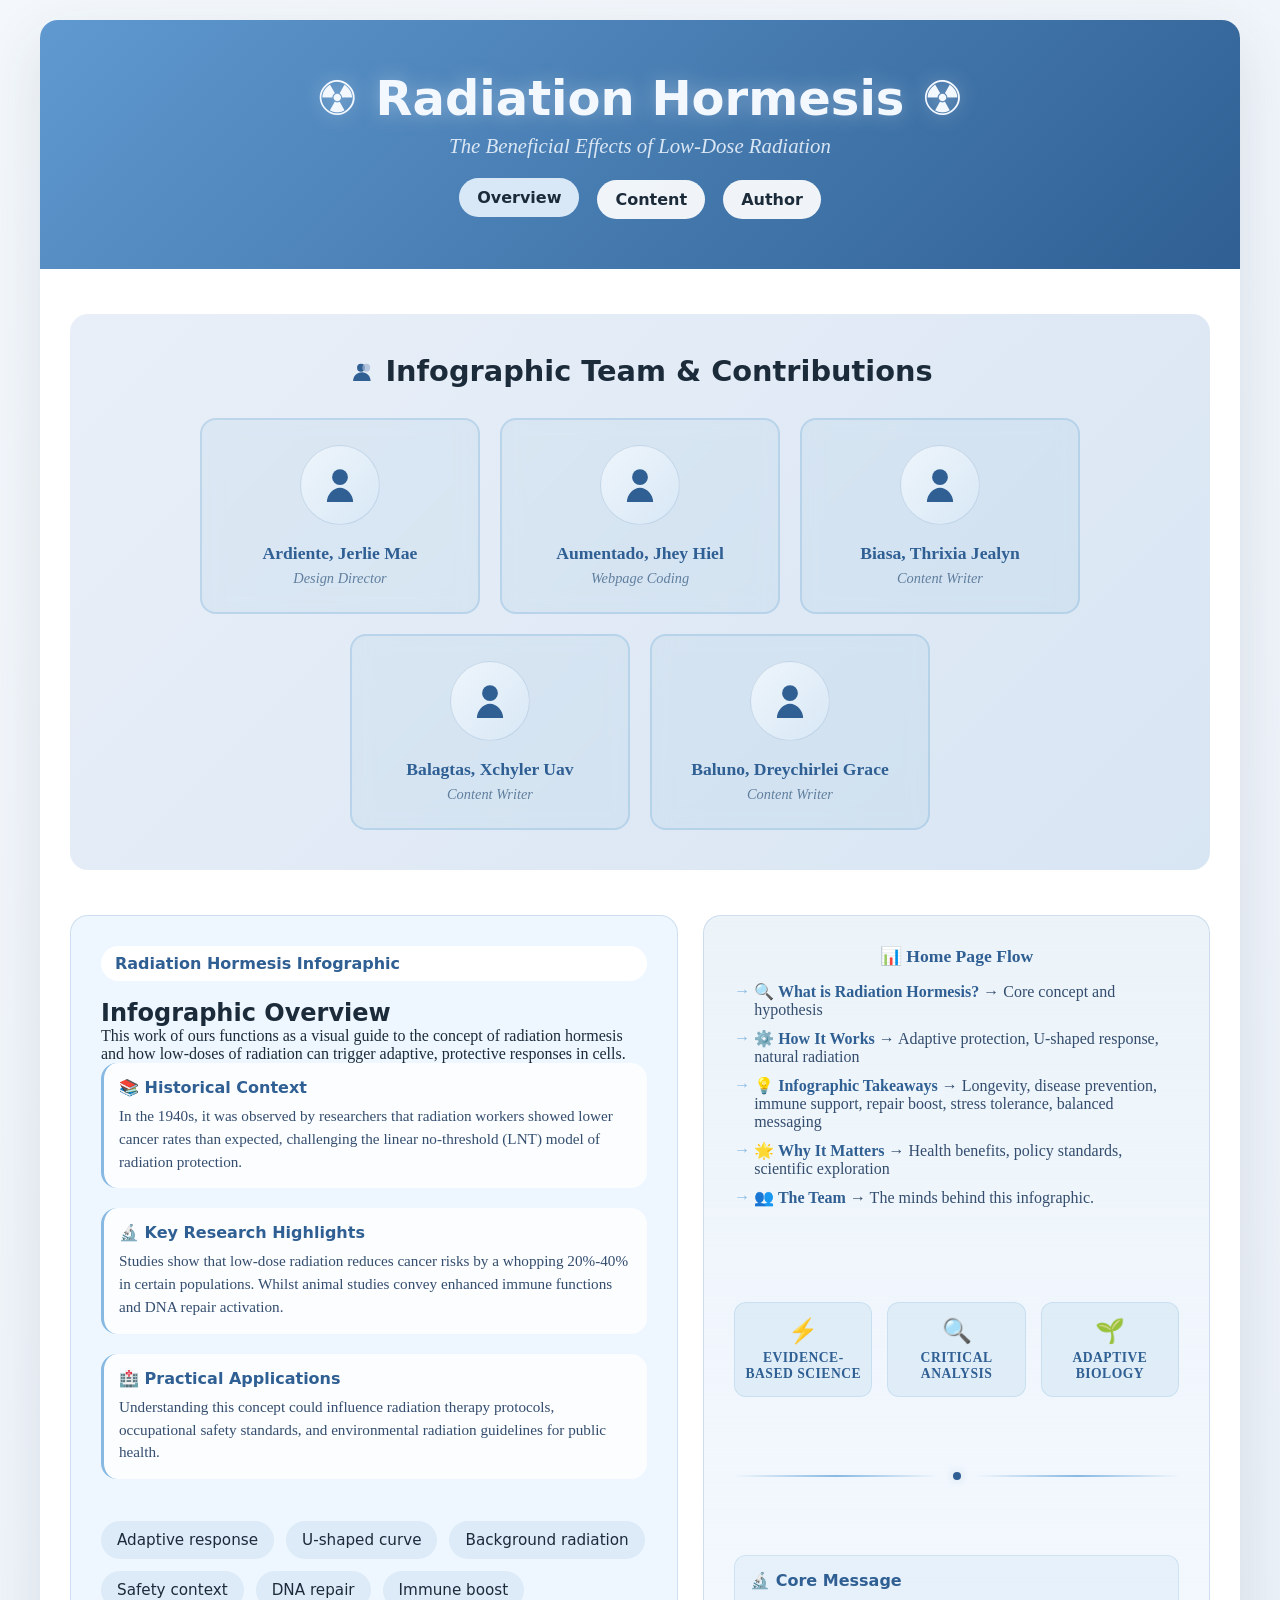
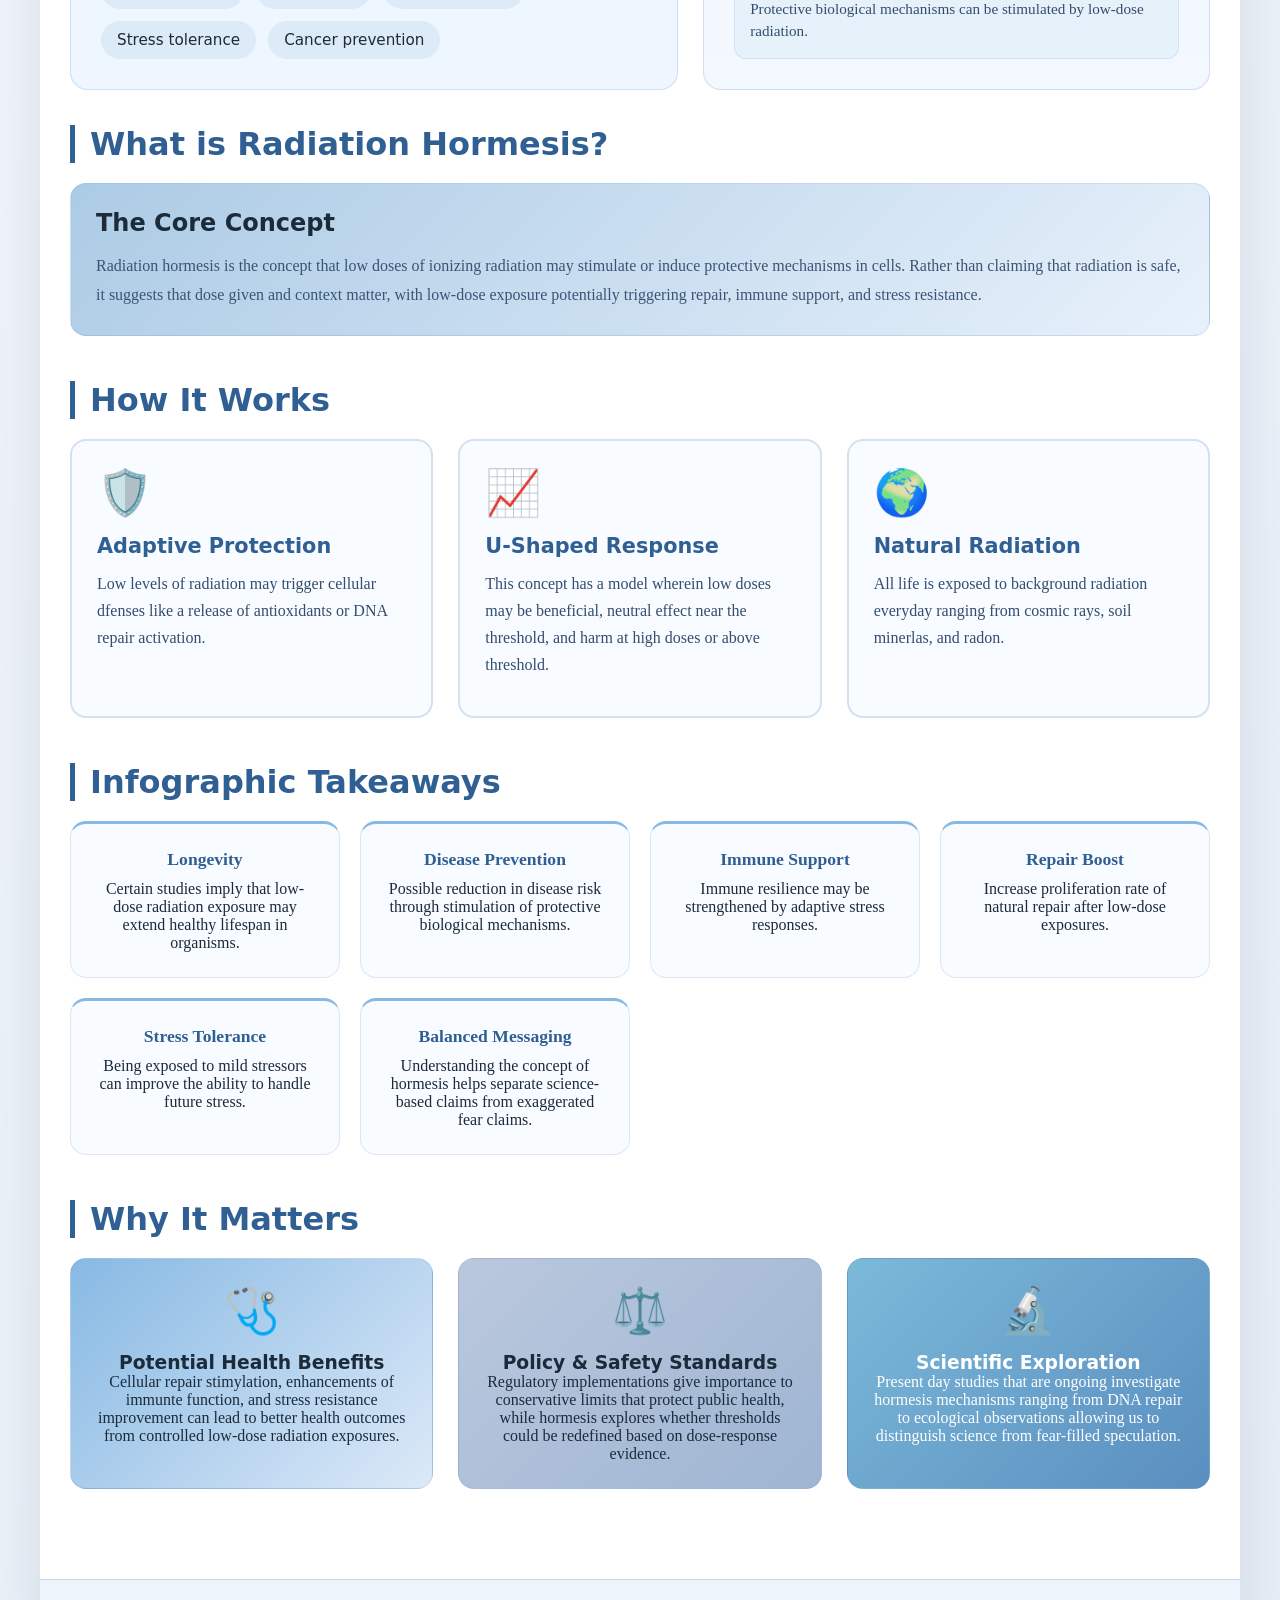
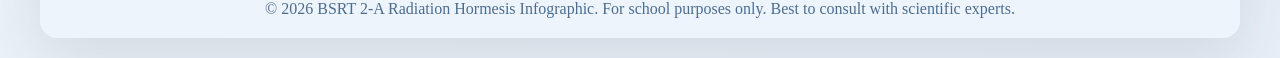
<file: index.html>
<!DOCTYPE html>
<html lang="en">
<head>
    <meta charset="UTF-8">
    <meta name="viewport" content="width=device-width, initial-scale=1.0">
    <title>Radiation Hormesis - Overview</title>
    <link rel="stylesheet" href="style.css">
</head>
<body>
    <div class="container">
        <div class="header">
            <h1>☢️ Radiation Hormesis ☢️</h1>
            <p>The Beneficial Effects of Low-Dose Radiation</p>
            <nav class="main-nav">
                <a href="index.html" class="active">Overview</a>
                <a href="content.html">Content</a>
                <a href="about.html">Author</a>
            </nav>
        </div>

        <div class="content">
            <div class="section members-section">
                <h2>Infographic Team & Contributions</h2>
                <div class="members-grid">
                    <div class="member-row">
                        <div class="member-card">
                            <div class="member-avatar"></div>
                            <div class="member-name">Ardiente, Jerlie Mae</div>
                            <div class="member-role">Design Director</div>
                        </div>
                        <div class="member-card">
                            <div class="member-avatar"></div>
                            <div class="member-name">Aumentado, Jhey Hiel</div>
                            <div class="member-role">Webpage Coding</div>
                        </div>
                        <div class="member-card">
                            <div class="member-avatar"></div>
                            <div class="member-name">Biasa, Thrixia Jealyn</div>
                            <div class="member-role">Content Writer</div>
                        </div>
                    </div>
                    <div class="member-row member-row--centered">
                        <div class="member-card">
                            <div class="member-avatar"></div>
                            <div class="member-name">Balagtas, Xchyler Uav</div>
                            <div class="member-role">Content Writer</div>
                        </div>
                        <div class="member-card">
                            <div class="member-avatar"></div>
                            <div class="member-name">Baluno, Dreychirlei Grace</div>
                            <div class="member-role">Content Writer</div>
                        </div>
                    </div>
                </div>
            </div>
            <div class="hero-grid">
                <div class="hero-card">
                    <span class="hero-badge">Radiation Hormesis Infographic</span>
                    <h2>Infographic Overview</h2>
                    <p>This work of ours functions as a visual guide to the concept of radiation hormesis and how low-doses of radiation can trigger adaptive, protective responses in cells.</p>
                    
                    <div class="overview-section">
                        <h4>📚 Historical Context</h4>
                        <p>In the 1940s, it was observed by researchers that radiation workers showed lower cancer rates than expected, challenging the linear no-threshold (LNT) model of radiation protection.</p>
                    </div>
                    
                    <div class="overview-section">
                        <h4>🔬 Key Research Highlights</h4>
                        <p>Studies show that low-dose radiation reduces cancer risks by a whopping 20%-40% in certain populations. Whilst animal studies convey enhanced immune functions and DNA repair activation.</p>
                    </div>
                    
                    <div class="overview-section">
                        <h4>🏥 Practical Applications</h4>
                        <p>Understanding this concept could influence radiation therapy protocols, occupational safety standards, and environmental radiation guidelines for public health.</p>
                    </div>
                    
                    <div class="fact-list">
                        <span class="fact-pill">Adaptive response</span>
                        <span class="fact-pill">U-shaped curve</span>
                        <span class="fact-pill">Background radiation</span>
                        <span class="fact-pill">Safety context</span>
                        <span class="fact-pill">DNA repair</span>
                        <span class="fact-pill">Immune boost</span>
                        <span class="fact-pill">Stress tolerance</span>
                        <span class="fact-pill">Cancer prevention</span>
                    </div>
                </div>
                <div class="hero-card hero-highlight">
                    
                    <div class="mind-map">
                        <div class="mind-center">📊 Home Page Flow</div>
                        <div class="mind-branch">
                            <span>🔍 What is Radiation Hormesis?</span> → Core concept and hypothesis
                        </div>
                        <div class="mind-branch">
                            <span>⚙️ How It Works</span> → Adaptive protection, U-shaped response, natural radiation
                        </div>
                        <div class="mind-branch">
                            <span>💡 Infographic Takeaways</span> → Longevity, disease prevention, immune support, repair boost, stress tolerance, balanced messaging
                        </div>
                        <div class="mind-branch">
                            <span>🌟 Why It Matters</span> → Health benefits, policy standards, scientific exploration
                        </div>
                        <div class="mind-branch">
                            <span>👥 The Team</span> → The minds behind this infographic.
                        </div>
                    </div>
                    
                    <div class="design-element">
                        <div class="design-accent">
                            <span class="accent-icon">⚡</span>
                            <span class="accent-text">Evidence-Based Science</span>
                        </div>
                        <div class="design-accent">
                            <span class="accent-icon">🔍</span>
                            <span class="accent-text">Critical Analysis</span>
                        </div>
                        <div class="design-accent">
                            <span class="accent-icon">🌱</span>
                            <span class="accent-text">Adaptive Biology</span>
                        </div>
                    </div>
                    
                    <div class="visual-separator">
                        <div class="separator-line"></div>
                        <div class="separator-dot"></div>
                        <div class="separator-line"></div>
                    </div>
                    
                    <div class="key-insight">
                        <h4>🔬 Core Message</h4>
                        <p>Protective biological mechanisms can be stimulated by low-dose radiation.</p>
                    </div>
                </div>
            </div>

            <div class="section">
                <h2 class="section-title">What is Radiation Hormesis?</h2>
                <div class="mechanism">
                    <h3>The Core Concept</h3>
                    <p>Radiation hormesis is the concept that low doses of ionizing radiation may stimulate or induce protective mechanisms in cells. Rather than claiming that radiation is safe, it suggests that dose given and context matter, with low-dose exposure potentially triggering repair, immune support, and stress resistance.</p>
                </div>
            </div>

            <div class="section">
                <h2 class="section-title">How It Works</h2>
                <div class="context-grid">
                    <div class="context-card">
                        <div class="context-card-icon">🛡️</div>
                        <h3>Adaptive Protection</h3>
                        <p>Low levels of radiation may trigger cellular dfenses like a release of antioxidants or DNA repair activation.</p>
                    </div>
                    <div class="context-card">
                        <div class="context-card-icon">📈</div>
                        <h3>U-Shaped Response</h3>
                        <p>This concept has a model wherein low doses may be beneficial, neutral effect near the threshold, and harm at high doses or above threshold.</p>
                    </div>
                    <div class="context-card">
                        <div class="context-card-icon">🌍</div>
                        <h3>Natural Radiation</h3>
                        <p>All life is exposed to background radiation everyday ranging from cosmic rays, soil minerlas, and radon.</p>
                    </div>
                </div>
            </div>

            <div class="section">
                <h2 class="section-title">Infographic Takeaways</h2>
                <div class="benefits">
                    <div class="benefit-item">
                        <strong>Longevity</strong>
                        <p>Certain studies imply that low-dose radiation exposure may extend healthy lifespan in organisms.</p>
                    </div>
                    <div class="benefit-item">
                        <strong>Disease Prevention</strong>
                        <p>Possible reduction in disease risk through stimulation of protective biological mechanisms.</p>
                    </div>
                    <div class="benefit-item">
                        <strong>Immune Support</strong>
                        <p>Immune resilience may be strengthened by adaptive stress responses.</p>
                    </div>
                    <div class="benefit-item">
                        <strong>Repair Boost</strong>
                        <p>Increase proliferation rate of natural repair after low-dose exposures.</p>
                    </div>
                    <div class="benefit-item">
                        <strong>Stress Tolerance</strong>
                        <p>Being exposed to mild stressors can improve the ability to handle future stress.</p>
                    </div>
                    <div class="benefit-item">
                        <strong>Balanced Messaging</strong>
                        <p>Understanding the concept of hormesis helps separate science-based claims from exaggerated fear claims.</p>
                    </div>
                </div>
            </div>

            <div class="section">
                <h2 class="section-title">Why It Matters</h2>
                <div class="context-grid">
                    <div class="spotlight-panel health-spotlight">
                        <div class="context-card-icon" style="font-weight: bold;">🩺</div>
                        <h3>Potential Health Benefits</h3>
                        <p>Cellular repair stimylation, enhancements of immunte function, and stress resistance improvement can lead to better health outcomes from controlled low-dose radiation exposures.</p>
                    </div>
                    <div class="spotlight-panel policy-spotlight">
                        <div class="context-card-icon" style="font-weight: bold;">⚖️</div>
                        <h3>Policy & Safety Standards</h3>
                        <p>Regulatory implementations give importance to conservative limits that protect public health, while hormesis explores whether thresholds could be redefined based on dose-response evidence.</p>
                    </div>
                    <div class="spotlight-panel science-spotlight">
                        <div class="context-card-icon" style="font-weight: bold;">🔬</div>
                        <h3>Scientific Exploration</h3>
                        <p>Present day studies that are ongoing investigate hormesis mechanisms ranging from DNA repair to ecological observations allowing us to distinguish science from fear-filled speculation.</p>
                    </div>
                </div>
            </div>

        </div>

        <div class="footer">
            <p>&copy; 2026 BSRT 2-A Radiation Hormesis Infographic. For school purposes only. Best to consult with scientific experts.</p>
        </div>
    </div>
    <script>
        document.addEventListener('DOMContentLoaded', function () {
            document.body.classList.add('page-ready');
            document.querySelectorAll('.main-nav a').forEach(function (link) {
                link.addEventListener('click', function (event) {
                    var href = link.getAttribute('href');
                    if (!href || href.indexOf('#') === 0 || href === window.location.pathname.split('/').pop()) {
                        return;
                    }
                    event.preventDefault();
                    document.body.classList.remove('page-ready');
                    document.body.classList.add('page-exit');
                    setTimeout(function () {
                        window.location.href = href;
                    }, 300);
                });
            });
        });
    </script>
</body>
</html>
</file>
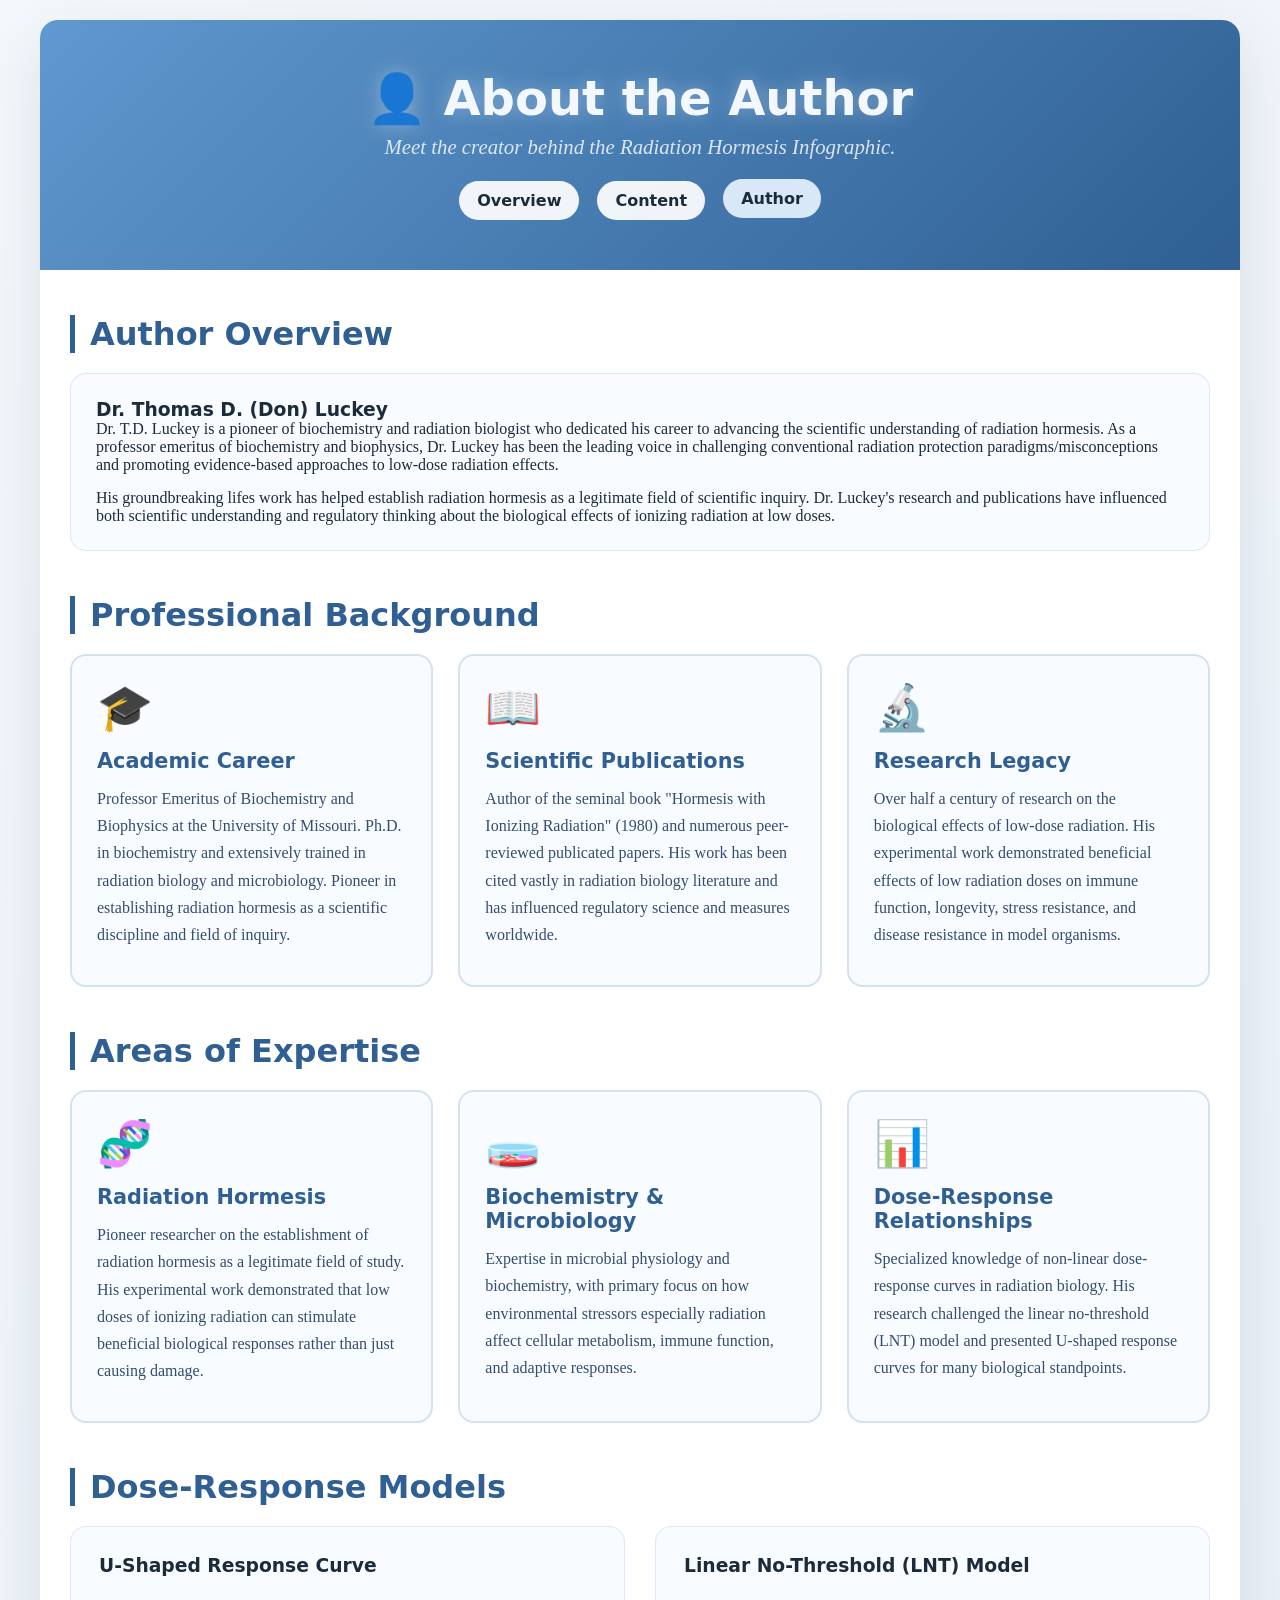
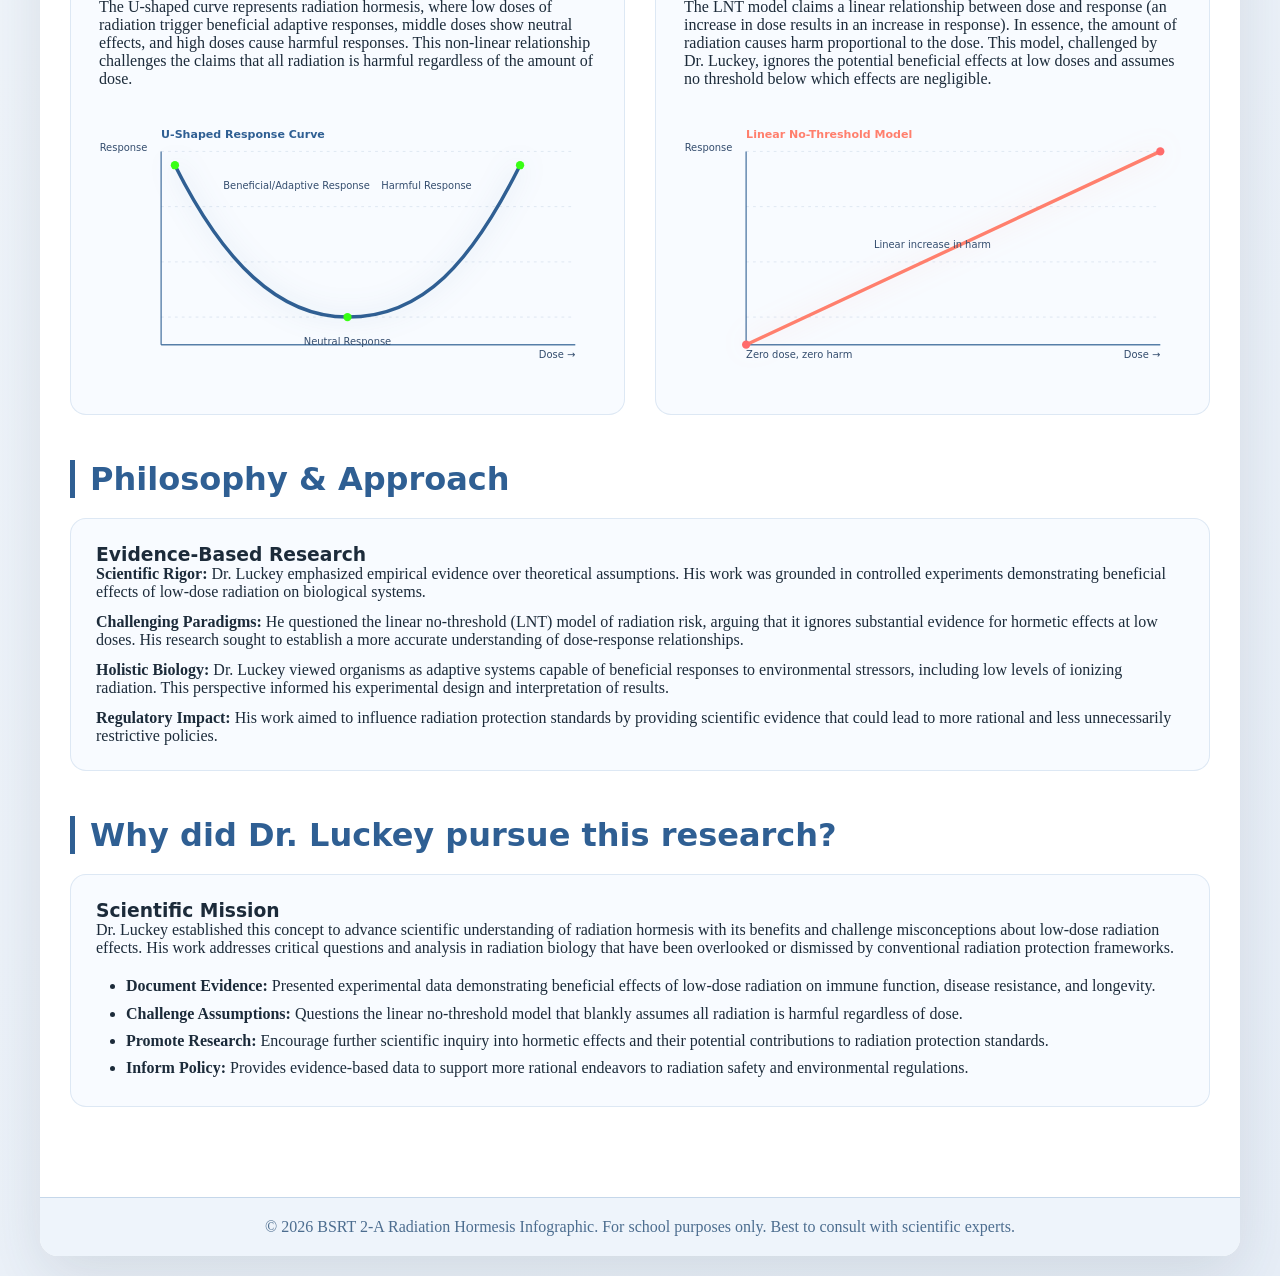
<file: about.html>
<!DOCTYPE html>
<html lang="en">
<head>
    <meta charset="UTF-8">
    <meta name="viewport" content="width=device-width, initial-scale=1.0">
    <title>About the Author</title>
    <link rel="stylesheet" href="style.css">
</head>
<body>
    <div class="container">
        <div class="header">
            <h1>👤 About the Author</h1>
            <p>Meet the creator behind the Radiation Hormesis Infographic.</p>
            <nav class="main-nav">
                <a href="index.html">Overview</a>
                <a href="content.html">Content</a>
                <a href="about.html" class="active">Author</a>
            </nav>
        </div>

        <div class="content">
            <div class="section">
                <h2 class="section-title">Author Overview</h2>
                <div class="card">
                    <h3>Dr. Thomas D. (Don) Luckey</h3>
                    <p>Dr. T.D. Luckey is a pioneer of biochemistry and radiation biologist who dedicated his career to advancing the scientific understanding of radiation hormesis. As a professor emeritus of biochemistry and biophysics, Dr. Luckey has been the leading voice in challenging conventional radiation protection paradigms/misconceptions and promoting evidence-based approaches to low-dose radiation effects.</p>
                    <p style="margin-top: 15px;">His groundbreaking lifes work has helped establish radiation hormesis as a legitimate field of scientific inquiry. Dr. Luckey's research and publications have influenced both scientific understanding and regulatory thinking about the biological effects of ionizing radiation at low doses.</p>
                </div>
            </div>

            <div class="section">
                <h2 class="section-title">Professional Background</h2>
                <div class="context-grid">
                    <div class="context-card">
                        <div class="context-card-icon">🎓</div>
                        <h3>Academic Career</h3>
                        <p>Professor Emeritus of Biochemistry and Biophysics at the University of Missouri. Ph.D. in biochemistry and extensively trained in radiation biology and microbiology. Pioneer in establishing radiation hormesis as a scientific discipline and field of inquiry.</p>
                    </div>
                    <div class="context-card">
                        <div class="context-card-icon">📖</div>
                        <h3>Scientific Publications</h3>
                        <p>Author of the seminal book "Hormesis with Ionizing Radiation" (1980) and numerous peer-reviewed publicated papers. His work has been cited vastly in radiation biology literature and has influenced regulatory science and measures worldwide.</p>
                    </div>
                    <div class="context-card">
                        <div class="context-card-icon">🔬</div>
                        <h3>Research Legacy</h3>
                        <p>Over half a century of research on the biological effects of low-dose radiation. His experimental work demonstrated beneficial effects of low radiation doses on immune function, longevity, stress resistance, and disease resistance in model organisms.</p>
                    </div>
                </div>
            </div>

            <div class="section">
                <h2 class="section-title">Areas of Expertise</h2>
                <div class="context-grid">
                    <div class="context-card">
                        <div class="context-card-icon">🧬</div>
                        <h3>Radiation Hormesis</h3>
                        <p>Pioneer researcher on the establishment of radiation hormesis as a legitimate field of study. His experimental work demonstrated that low doses of ionizing radiation can stimulate beneficial biological responses rather than just causing damage.</p>
                    </div>
                    <div class="context-card">
                        <div class="context-card-icon">🧫</div>
                        <h3>Biochemistry & Microbiology</h3>
                        <p>Expertise in microbial physiology and biochemistry, with primary focus on how environmental stressors especially radiation affect cellular metabolism, immune function, and adaptive responses.</p>
                    </div>
                    <div class="context-card">
                        <div class="context-card-icon">📊</div>
                        <h3>Dose-Response Relationships</h3>
                        <p>Specialized knowledge of non-linear dose-response curves in radiation biology. His research challenged the linear no-threshold (LNT) model and presented U-shaped response curves for many biological standpoints.</p>
                    </div>
                </div>
            </div>

            <div class="section">
                <h2 class="section-title">Dose-Response Models</h2>
                <div class="charts-grid">
                    <div class="chart-card">
                        <h3>U-Shaped Response Curve</h3>
                        <div class="chart-description">
                            <p>The U-shaped curve represents radiation hormesis, where low doses of radiation trigger beneficial adaptive responses, middle doses show neutral effects, and high doses cause harmful responses. This non-linear relationship challenges the claims that all radiation is harmful regardless of the amount of dose.</p>
                        </div>
                        <div class="chart-wrapper">
                            <svg class="u-curve-chart" viewBox="0 0 720 400" aria-labelledby="uCurveTitle uCurveDesc" role="img">
                                <title id="uCurveTitle">U-Shaped Response Curve</title>
                                <desc id="uCurveDesc">A chart showing dose on the horizontal axis and response on the vertical axis with a U-shaped curve.</desc>
                                <rect x="0" y="0" width="720" height="400" fill="transparent" />
                                <g class="grid-lines">
                                    <line x1="90" y1="60" x2="690" y2="60" class="grid-line" />
                                    <line x1="90" y1="140" x2="690" y2="140" class="grid-line" />
                                    <line x1="90" y1="220" x2="690" y2="220" class="grid-line" />
                                    <line x1="90" y1="300" x2="690" y2="300" class="grid-line" />
                                </g>
                                <g class="axes">
                                    <line x1="90" y1="60" x2="90" y2="340" class="axis" />
                                    <line x1="90" y1="340" x2="690" y2="340" class="axis" />
                                </g>
                                <path class="curve" d="M 110 80 C 180 220 260 300 360 300 C 470 300 540 220 610 80" />
                                <circle cx="110" cy="80" r="6" fill="#39ff14" />
                                <circle cx="360" cy="300" r="6" fill="#39ff14" />
                                <circle cx="610" cy="80" r="6" fill="#39ff14" />
                                <text x="90" y="40" class="title">U-Shaped Response Curve</text>
                                <text x="690" y="360" class="label" text-anchor="end">Dose →</text>
                                <text x="70" y="60" class="label" text-anchor="end">Response</text>
                                <text x="180" y="115" class="annotation">Beneficial/Adaptive Response</text>
                                <text x="360" y="340" class="annotation" text-anchor="middle">Neutral Response</text>
                                <text x="540" y="115" class="annotation" text-anchor="end">Harmful Response</text>
                            </svg>
                        </div>
                    </div>
                    <div class="chart-card">
                        <h3>Linear No-Threshold (LNT) Model</h3>
                        <div class="chart-description">
                            <p>The LNT model claims a linear relationship between dose and response (an increase in dose results in an increase in response). In essence, the amount of radiation causes harm proportional to the dose. This model, challenged by Dr. Luckey, ignores the potential beneficial effects at low doses and assumes no threshold below which effects are negligible.</p>
                        </div>
                        <div class="chart-wrapper">
                            <svg class="lnt-chart" viewBox="0 0 720 400" aria-labelledby="lntTitle lntDesc" role="img">
                                <title id="lntTitle">Linear No-Threshold Model</title>
                                <desc id="lntDesc">A chart showing dose on the horizontal axis and response on the vertical axis with a straight line from origin.</desc>
                                <rect x="0" y="0" width="720" height="400" fill="transparent" />
                                <g class="grid-lines">
                                    <line x1="90" y1="60" x2="690" y2="60" class="grid-line" />
                                    <line x1="90" y1="140" x2="690" y2="140" class="grid-line" />
                                    <line x1="90" y1="220" x2="690" y2="220" class="grid-line" />
                                    <line x1="90" y1="300" x2="690" y2="300" class="grid-line" />
                                </g>
                                <g class="axes">
                                    <line x1="90" y1="60" x2="90" y2="340" class="axis" />
                                    <line x1="90" y1="340" x2="690" y2="340" class="axis" />
                                </g>
                                <line x1="90" y1="340" x2="690" y2="60" class="curve lnt-line" />
                                <circle cx="90" cy="340" r="6" fill="#ff6b6b" />
                                <circle cx="690" cy="60" r="6" fill="#ff6b6b" />
                                <text x="90" y="40" class="title">Linear No-Threshold Model</text>
                                <text x="690" y="360" class="label" text-anchor="end">Dose →</text>
                                <text x="70" y="60" class="label" text-anchor="end">Response</text>
                                <text x="360" y="200" class="annotation" text-anchor="middle">Linear increase in harm</text>
                                <text x="90" y="360" class="annotation" text-anchor="start">Zero dose, zero harm</text>
                            </svg>
                        </div>
                    </div>
                </div>
            </div>

            <div class="section">
                <h2 class="section-title">Philosophy & Approach</h2>
                <div class="card">
                    <h3>Evidence-Based Research</h3>
                    <p><strong>Scientific Rigor:</strong> Dr. Luckey emphasized empirical evidence over theoretical assumptions. His work was grounded in controlled experiments demonstrating beneficial effects of low-dose radiation on biological systems.</p>
                    <p style="margin-top: 12px;"><strong>Challenging Paradigms:</strong> He questioned the linear no-threshold (LNT) model of radiation risk, arguing that it ignores substantial evidence for hormetic effects at low doses. His research sought to establish a more accurate understanding of dose-response relationships.</p>
                    <p style="margin-top: 12px;"><strong>Holistic Biology:</strong> Dr. Luckey viewed organisms as adaptive systems capable of beneficial responses to environmental stressors, including low levels of ionizing radiation. This perspective informed his experimental design and interpretation of results.</p>
                    <p style="margin-top: 12px;"><strong>Regulatory Impact:</strong> His work aimed to influence radiation protection standards by providing scientific evidence that could lead to more rational and less unnecessarily restrictive policies.</p>
                </div>
            </div>

            <div class="section">
                <h2 class="section-title">Why did Dr. Luckey pursue this research?</h2>
                <div class="card">
                    <h3>Scientific Mission</h3>
                    <p>Dr. Luckey established this concept to advance scientific understanding of radiation hormesis with its benefits and challenge misconceptions about low-dose radiation effects. His work addresses critical questions and analysis in radiation biology that have been overlooked or dismissed by conventional radiation protection frameworks.</p>
                    <ul style="margin-top: 15px; margin-left: 30px;">
                        <li><strong>Document Evidence:</strong> Presented experimental data demonstrating beneficial effects of low-dose radiation on immune function, disease resistance, and longevity.</li>
                        <li><strong>Challenge Assumptions:</strong> Questions the linear no-threshold model that blankly assumes all radiation is harmful regardless of dose.</li>
                        <li><strong>Promote Research:</strong> Encourage further scientific inquiry into hormetic effects and their potential contributions to radiation protection standards.</li>
                        <li><strong>Inform Policy:</strong> Provides evidence-based data to support more rational endeavors to radiation safety and environmental regulations.</li>
                    </ul>
                </div>
            </div>

        </div>

        <div class="footer">
            <p>&copy; 2026 BSRT 2-A Radiation Hormesis Infographic. For school purposes only. Best to consult with scientific experts.</p>
        </div>
    </div>
    <script>
        document.addEventListener('DOMContentLoaded', function () {
            document.body.classList.add('page-ready');
            document.querySelectorAll('.main-nav a').forEach(function (link) {
                link.addEventListener('click', function (event) {
                    var href = link.getAttribute('href');
                    if (!href || href.indexOf('#') === 0 || href === window.location.pathname.split('/').pop()) {
                        return;
                    }
                    event.preventDefault();
                    document.body.classList.remove('page-ready');
                    document.body.classList.add('page-exit');
                    setTimeout(function () {
                        window.location.href = href;
                    }, 300);
                });
            });
        });
    </script>
</body>
</html>
</file>
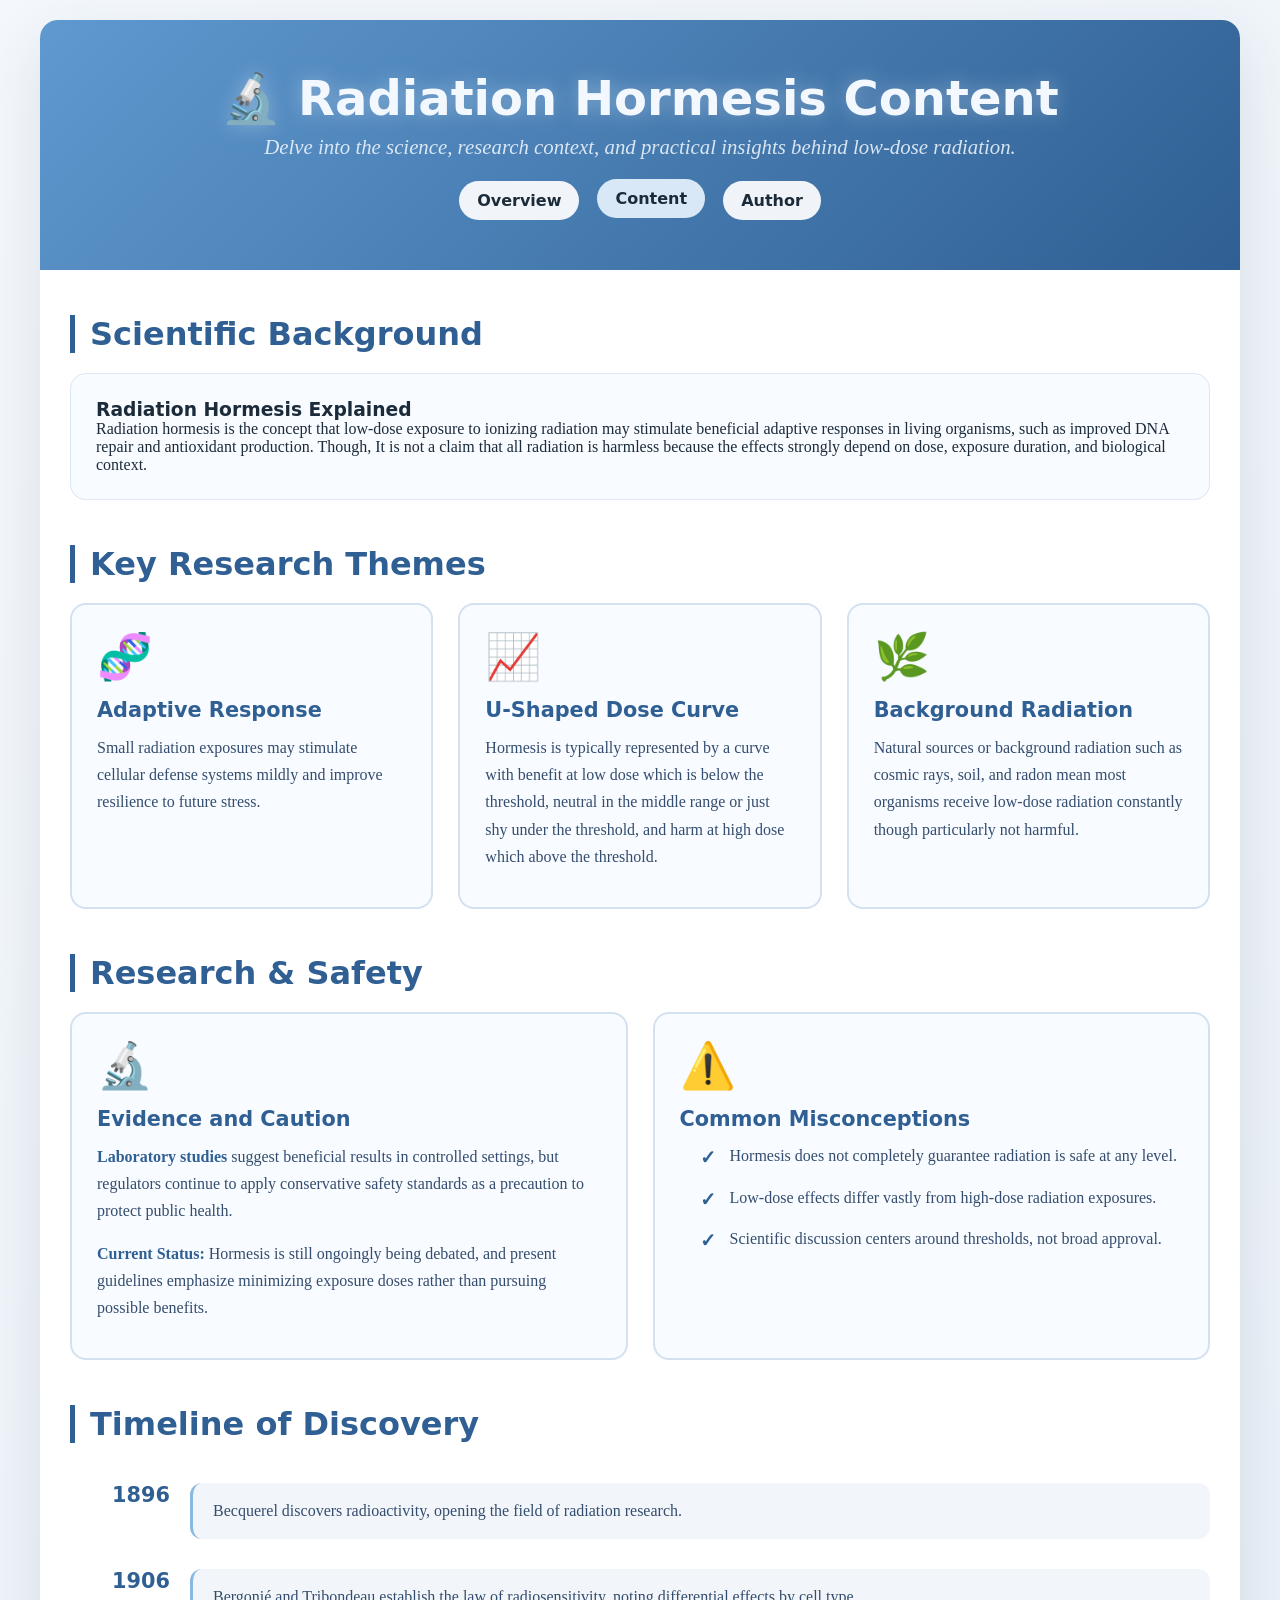
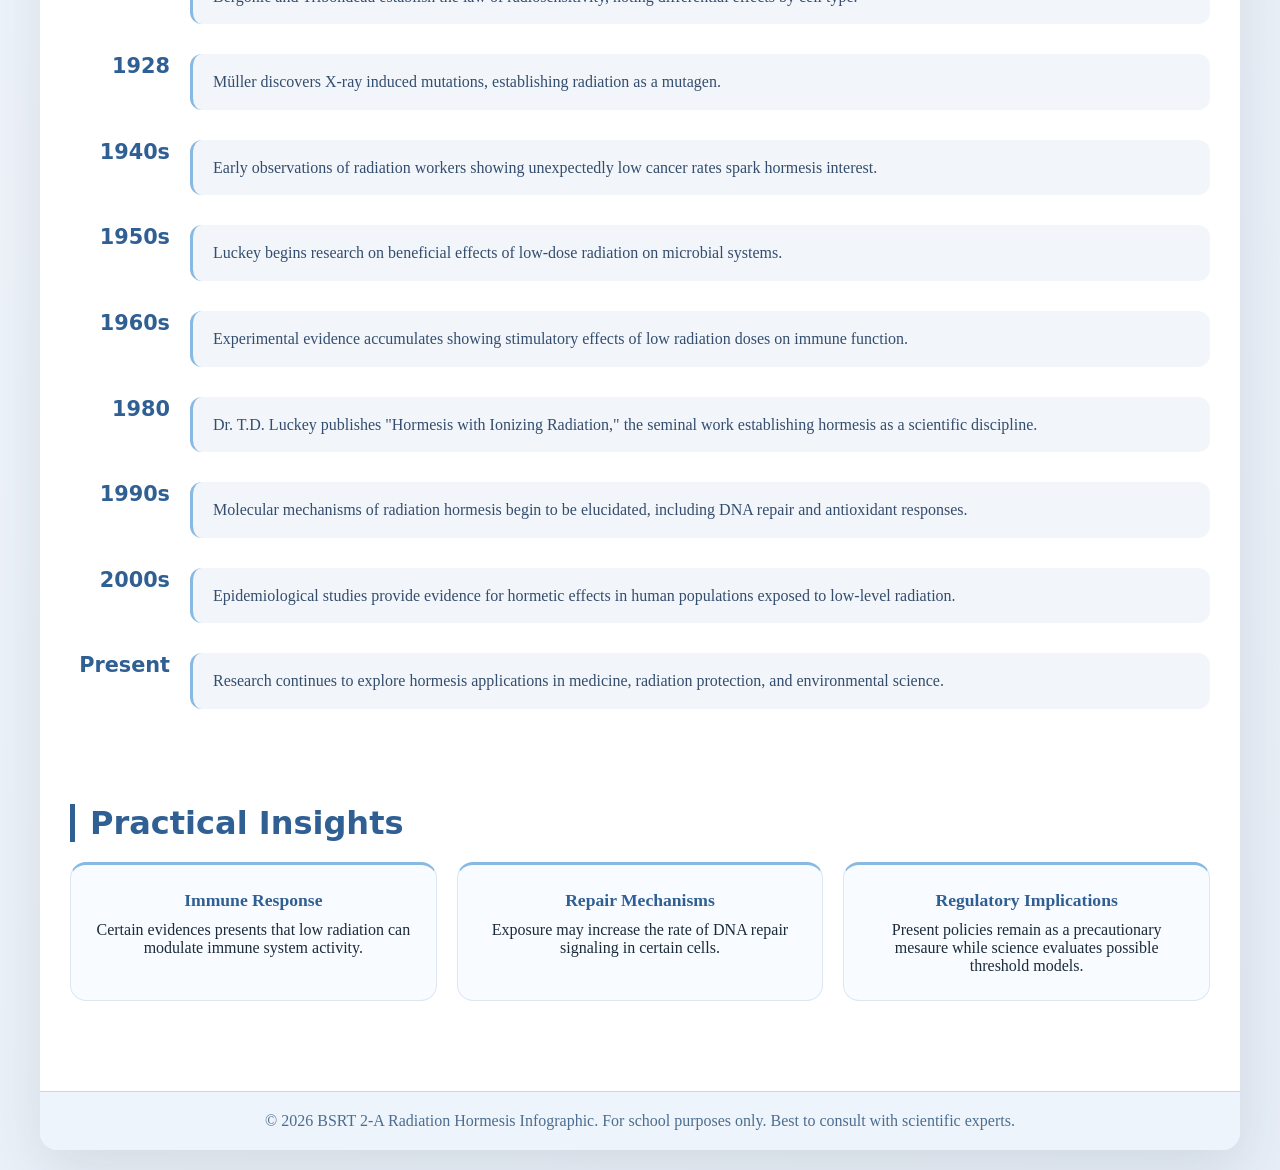
<file: content.html>
<!DOCTYPE html>
<html lang="en">
<head>
    <meta charset="UTF-8">
    <meta name="viewport" content="width=device-width, initial-scale=1.0">
    <title>Radiation Hormesis - Content</title>
    <link rel="stylesheet" href="style.css">
</head>
<body>
    <div class="container">
        <div class="header">
            <h1>🔬 Radiation Hormesis Content</h1>
            <p>Delve into the science, research context, and practical insights behind low-dose radiation.</p>
            <nav class="main-nav">
                <a href="index.html">Overview</a>
                <a href="content.html" class="active">Content</a>
                <a href="about.html">Author</a>
            </nav>
        </div>

        <div class="content">
            <div class="section">
                <h2 class="section-title">Scientific Background</h2>
                <div class="card">
                    <h3>Radiation Hormesis Explained</h3>
                    <p>Radiation hormesis is the concept that low-dose exposure to ionizing radiation may stimulate beneficial adaptive responses in living organisms, such as improved DNA repair and antioxidant production. Though, It is not a claim that all radiation is harmless because the effects strongly depend on dose, exposure duration, and biological context.</p>
                </div>
            </div>

            <div class="section">
                <h2 class="section-title">Key Research Themes</h2>
                <div class="context-grid">
                    <div class="context-card">
                        <div class="context-card-icon">🧬</div>
                        <h3>Adaptive Response</h3>
                        <p>Small radiation exposures may stimulate cellular defense systems mildly and improve resilience to future stress.</p>
                    </div>
                    <div class="context-card">
                        <div class="context-card-icon">📈</div>
                        <h3>U-Shaped Dose Curve</h3>
                        <p>Hormesis is typically represented by a curve with benefit at low dose which is below the threshold, neutral in the middle range or just shy under the threshold, and harm at high dose which above the threshold.</p>
                    </div>
                    <div class="context-card">
                        <div class="context-card-icon">🌿</div>
                        <h3>Background Radiation</h3>
                        <p>Natural sources or background radiation such as cosmic rays, soil, and radon mean most organisms receive low-dose radiation constantly though particularly not harmful.</p>
                    </div>
                </div>
            </div>

            <div class="section">
                <h2 class="section-title">Research & Safety</h2>
                <div class="context-grid">
                    <div class="context-card">
                        <div class="context-card-icon">🔬</div>
                        <h3>Evidence and Caution</h3>
                        <p><strong>Laboratory studies</strong> suggest beneficial results in controlled settings, but regulators continue to apply conservative safety standards as a precaution to protect public health.</p>
                        <p style="margin-top: 15px;"><strong>Current Status:</strong> Hormesis is still ongoingly being debated, and present guidelines emphasize minimizing exposure doses rather than pursuing possible benefits.</p>
                    </div>
                    <div class="context-card">
                        <div class="context-card-icon">⚠️</div>
                        <h3>Common Misconceptions</h3>
                        <ul class="references-list">
                            <li>Hormesis does not completely guarantee radiation is safe at any level.</li>
                            <li>Low-dose effects differ vastly from high-dose radiation exposures.</li>
                            <li>Scientific discussion centers around thresholds, not broad approval.</li>
                        </ul>
                    </div>
                </div>
            </div>

            <div class="section">
                <h2 class="section-title">Timeline of Discovery</h2>
                <div class="history">
                    <div class="timeline-item">
                        <div class="timeline-year">1896</div>
                        <div class="timeline-text">Becquerel discovers radioactivity, opening the field of radiation research.</div>
                    </div>
                    <div class="timeline-item">
                        <div class="timeline-year">1906</div>
                        <div class="timeline-text">Bergonié and Tribondeau establish the law of radiosensitivity, noting differential effects by cell type.</div>
                    </div>
                    <div class="timeline-item">
                        <div class="timeline-year">1928</div>
                        <div class="timeline-text">Müller discovers X-ray induced mutations, establishing radiation as a mutagen.</div>
                    </div>
                    <div class="timeline-item">
                        <div class="timeline-year">1940s</div>
                        <div class="timeline-text">Early observations of radiation workers showing unexpectedly low cancer rates spark hormesis interest.</div>
                    </div>
                    <div class="timeline-item">
                        <div class="timeline-year">1950s</div>
                        <div class="timeline-text">Luckey begins research on beneficial effects of low-dose radiation on microbial systems.</div>
                    </div>
                    <div class="timeline-item">
                        <div class="timeline-year">1960s</div>
                        <div class="timeline-text">Experimental evidence accumulates showing stimulatory effects of low radiation doses on immune function.</div>
                    </div>
                    <div class="timeline-item">
                        <div class="timeline-year">1980</div>
                        <div class="timeline-text">Dr. T.D. Luckey publishes "Hormesis with Ionizing Radiation," the seminal work establishing hormesis as a scientific discipline.</div>
                    </div>
                    <div class="timeline-item">
                        <div class="timeline-year">1990s</div>
                        <div class="timeline-text">Molecular mechanisms of radiation hormesis begin to be elucidated, including DNA repair and antioxidant responses.</div>
                    </div>
                    <div class="timeline-item">
                        <div class="timeline-year">2000s</div>
                        <div class="timeline-text">Epidemiological studies provide evidence for hormetic effects in human populations exposed to low-level radiation.</div>
                    </div>
                    <div class="timeline-item">
                        <div class="timeline-year">Present</div>
                        <div class="timeline-text">Research continues to explore hormesis applications in medicine, radiation protection, and environmental science.</div>
                    </div>
                </div>
            </div>

            <div class="section">
                <h2 class="section-title">Practical Insights</h2>
                <div class="benefits">
                    <div class="benefit-item">
                        <strong>Immune Response</strong>
                        <p>Certain evidences presents that low radiation can modulate immune system activity.</p>
                    </div>
                    <div class="benefit-item">
                        <strong>Repair Mechanisms</strong>
                        <p>Exposure may increase the rate of DNA repair signaling in certain cells.</p>
                    </div>
                    <div class="benefit-item">
                        <strong>Regulatory Implications</strong>
                        <p>Present policies remain as a precautionary mesaure while science evaluates possible threshold models.</p>
                    </div>
                </div>
            </div>
        </div>

        <div class="footer">
            <p>&copy; 2026 BSRT 2-A Radiation Hormesis Infographic. For school purposes only. Best to consult with scientific experts.</p>
        </div>
    </div>
    <script>
        document.addEventListener('DOMContentLoaded', function () {
            document.body.classList.add('page-ready');
            document.querySelectorAll('.main-nav a').forEach(function (link) {
                link.addEventListener('click', function (event) {
                    var href = link.getAttribute('href');
                    if (!href || href.indexOf('#') === 0 || href === window.location.pathname.split('/').pop()) {
                        return;
                    }
                    event.preventDefault();
                    document.body.classList.remove('page-ready');
                    document.body.classList.add('page-exit');
                    setTimeout(function () {
                        window.location.href = href;
                    }, 300);
                });
            });
        });
    </script>
</body>
</html>
</file>
<file: style.css>
﻿* {
    margin: 0;
    padding: 0;
    box-sizing: border-box;
}

body {
    font-family: Merriweather, Georgia, "Times New Roman", serif;
    background: linear-gradient(135deg, #f4f8fc 0%, #e7eef7 100%);
    padding: 20px;
    min-height: 100vh;
    color: #1c2b3a;    opacity: 0;
    transition: opacity 0.35s ease-in-out;
}

body.page-ready {
    opacity: 1;
}

body.page-exit {
    opacity: 0;}

/* Titles and UI elements */
h1, h2, h3, h4, h5, h6, .hero-badge, .main-nav a, button, .fact-pill {
    font-family: Inter, system-ui, -apple-system, "Segoe UI", Roboto, "Helvetica Neue", Arial, sans-serif;
}

.container {
    max-width: 1200px;
    margin: 0 auto;
    background: #ffffff;
    border-radius: 18px;
    box-shadow: 0 20px 60px rgba(40, 55, 78, 0.12);
    overflow: hidden;
}

.header {
    background: linear-gradient(135deg, #5f99cf 0%, #2f5f93 100%);
    color: #f3f8ff;
    padding: 50px 30px;
    text-align: center;
}

.header h1 {
    font-size: 3em;
    margin-bottom: 8px;
    text-shadow: 0 0 20px rgba(243, 248, 255, 0.35);
}

.header p {
    font-size: 1.3em;
    opacity: 0.95;
    font-style: italic;
    color: rgba(243, 248, 255, 0.9);
}

.main-nav {
    display: flex;
    justify-content: center;
    align-items: center;
    gap: 18px;
    flex-wrap: wrap;
    margin-top: 22px;
}

.main-nav a {
    display: inline-block;
    padding: 10px 18px;
    border-radius: 999px;
    background: rgba(255, 255, 255, 0.92);
    color: #1c2b3a;
    text-decoration: none;
    font-weight: 600;
    transition: transform 0.2s ease, background 0.2s ease, color 0.2s ease;
}

.main-nav a:hover,
.main-nav a.active {
    transform: translateY(-2px);
    background: #d9e8f6;
    color: #1c2b3a;
}

.content {
    padding: 45px 30px;
}

.section {
    margin-bottom: 45px;
}

.section-title {
    font-size: 2em;
    color: #2f5f93;
    margin-bottom: 20px;
    border-left: 5px solid #2f5f93;
    padding-left: 15px;
}

.mechanism,
.card,
.benefit-item,
.context-card,
.member-card {
    border-radius: 16px;
    padding: 25px;
    background: #f8fbff;
    border: 1px solid rgba(103, 147, 193, 0.18);
}

.mechanism {
    background: linear-gradient(135deg, #accbe5 0%, #e8f1fb 100%);
    color: #1c2b3a;
}

.mechanism h3 {
    font-size: 1.5em;
    margin-bottom: 15px;
    color: #1c2b3a;
}

.mechanism p {
    line-height: 1.8;
    opacity: 0.95;
    color: #344d6e;
}

.benefits {
    display: grid;
    grid-template-columns: repeat(auto-fit, minmax(220px, 1fr));
    gap: 20px;
}

.benefit-item {
    border-top: 3px solid #87b9e3;
    text-align: center;
    transition: transform 0.2s ease, box-shadow 0.2s ease;
}

.benefit-item:hover,
.context-card:hover,
.member-card:hover {
    transform: translateY(-4px);
    box-shadow: 0 18px 40px rgba(47, 95, 147, 0.12);
}

.benefit-item strong {
    color: #2f5f93;
    display: block;
    font-size: 1.1em;
    margin-bottom: 10px;
}

.hero-grid {
    display: grid;
    grid-template-columns: 1.2fr 1fr;
    gap: 25px;
    margin-bottom: 35px;
}

.hero-card {
    background: rgba(236, 246, 255, 0.85);
    border: 1px solid rgba(103, 147, 193, 0.25);
    padding: 30px;
    border-radius: 18px;
    display: flex;
    flex-direction: column;
    justify-content: space-between;
}

.hero-card.hero-highlight {
    background: linear-gradient(180deg, rgba(95, 159, 207, 0.12), rgba(243, 248, 255, 0.95));
}

.hero-badge {
    display: inline-block;
    margin-bottom: 18px;
    padding: 8px 14px;
    border-radius: 999px;
    background: #ffffff;
    color: #2f5f93;
    font-weight: 700;
}

.hero-stat {
    background: rgba(255, 255, 255, 0.75);
    border: 1px solid rgba(103, 147, 193, 0.18);
    border-radius: 14px;
    padding: 18px;
    margin-top: 18px;
}

.hero-stat strong {
    display: block;
    font-size: 1.1em;
    color: #2f5f93;
    margin-bottom: 6px;
}

.hero-stat p {
    color: #344d6e;
    opacity: 0.95;
}

.design-element {
    display: flex;
    justify-content: space-between;
    gap: 15px;
    margin-top: 20px;
    margin-bottom: 15px;
}

.design-accent {
    display: flex;
    flex-direction: column;
    align-items: center;
    text-align: center;
    flex: 1;
    padding: 14px 10px;
    background: rgba(95, 159, 207, 0.11);
    border-radius: 12px;
    border: 1px solid rgba(95, 159, 207, 0.18);
}

.accent-icon {
    font-size: 1.5em;
    margin-bottom: 5px;
    display: block;
}

.accent-text {
    font-size: 0.85em;
    font-weight: 600;
    color: #2f5f93;
    text-transform: uppercase;
    letter-spacing: 0.5px;
}

.visual-separator {
    display: flex;
    align-items: center;
    justify-content: center;
    margin: 15px 0;
}

.separator-line {
    flex: 1;
    height: 2px;
    background: linear-gradient(90deg, transparent, #87b9e3, transparent);
}

.separator-dot {
    width: 8px;
    height: 8px;
    background: #2f5f93;
    border-radius: 50%;
    margin: 0 15px;
    box-shadow: 0 0 8px rgba(47, 95, 147, 0.2);
}

.key-insight {
    background: rgba(95, 159, 207, 0.08);
    border: 1px solid rgba(95, 159, 207, 0.18);
    border-radius: 12px;
    padding: 15px;
    margin-top: 15px;
}

.key-insight h4 {
    color: #2f5f93;
    margin-bottom: 8px;
    font-size: 1em;
    font-weight: 600;
}

.key-insight p {
    color: #344d6e;
    font-size: 0.95em;
    line-height: 1.5;
    margin: 0;
}

.overview-section {
    margin-bottom: 20px;
    padding: 15px;
    background: rgba(255, 255, 255, 0.8);
    border-radius: 16px;
    border-left: 3px solid #87b9e3;
}

.overview-section h4 {
    color: #2f5f93;
    margin-bottom: 8px;
    font-size: 1em;
    font-weight: 600;
}

.overview-section p {
    color: #344d6e;
    font-size: 0.95em;
    line-height: 1.5;
    margin: 0;
}

.mind-map {
    text-align: left;
    margin-bottom: 20px;
}

.mind-center {
    font-weight: bold;
    font-size: 1.1em;
    color: #2f5f93;
    margin-bottom: 15px;
    text-align: center;
}

.mind-branch {
    margin-bottom: 10px;
    padding-left: 20px;
    position: relative;
    color: #344d6e;
}

.mind-branch::before {
    content: '→';
    position: absolute;
    left: 0;
    color: #87b9e3;
}

.mind-branch span {
    font-weight: bold;
    color: #2f5f93;
}

.fact-list {
    display: flex;
    flex-wrap: wrap;
    gap: 12px;
    margin-top: 22px;
}

.fact-pill {
    background: rgba(94, 145, 187, 0.12);
    color: #1c2b3a;
    padding: 10px 16px;
    border-radius: 999px;
    font-size: 0.95em;
}

.context-card {
    text-align: left;
    background: #f8fbff;
    border: 2px solid rgba(103, 147, 193, 0.25);
    transition: transform 0.2s ease, box-shadow 0.2s ease;
    border-radius: 16px;
    padding: 25px;
}

.chart-card {
    display: grid;
    gap: 22px;
    padding: 28px;
    background: #f8fbff;
    border: 1px solid rgba(103, 147, 193, 0.18);
    border-radius: 16px;
}

.charts-grid {
    display: grid;
    grid-template-columns: 1fr 1fr;
    gap: 30px;
}

.chart-wrapper {
    display: flex;
    justify-content: center;
    overflow: hidden;
}

.u-curve-chart,
.lnt-chart {
    width: 100%;
    max-width: 720px;
    height: auto;
}

.u-curve-chart .grid-line,
.lnt-chart .grid-line {
    stroke: rgba(47, 95, 147, 0.18);
    stroke-dasharray: 4 6;
}

.u-curve-chart .axis,
.lnt-chart .axis {
    stroke: rgba(47, 95, 147, 0.8);
    stroke-width: 2;
}

.u-curve-chart .curve {
    fill: none;
    stroke: #2f5f93;
    stroke-width: 5;
    stroke-linecap: round;
    filter: drop-shadow(0 0 18px rgba(47, 95, 147, 0.25));
}

.lnt-chart .curve.lnt-line {
    fill: none;
    stroke: #ff7f6d;
    stroke-width: 5;
    stroke-linecap: round;
    filter: drop-shadow(0 0 18px rgba(255, 127, 109, 0.25));
}

.u-curve-chart .label,
.u-curve-chart .annotation,
.lnt-chart .label,
.lnt-chart .annotation {
    fill: #344d6e;
    font-family: Inter, system-ui, sans-serif;
    font-size: 0.9rem;
}

.u-curve-chart .title,
.lnt-chart .title {
    fill: #2f5f93;
    font-family: Inter, system-ui, sans-serif;
    font-size: 1rem;
    font-weight: 700;
}

.lnt-chart .title {
    fill: #ff7f6d;
}

.context-card-icon {
    font-size: 2.8em;
    margin-bottom: 15px;
    display: block;
}

.context-card h3 {
    color: #2f5f93;
    margin-bottom: 12px;
    font-size: 1.3em;
}

.context-card p {
    line-height: 1.7;
    margin-bottom: 12px;
    color: #344d6e;
}

.context-card strong {
    color: #2f5f93;
}

.context-grid,
.members-grid {
    display: grid;
    gap: 25px;
}

.context-grid {
    grid-template-columns: repeat(auto-fit, minmax(300px, 1fr));
}

.spotlight-panel {
    border-radius: 16px;
    padding: 25px;
    background: #f8fbff;
    border: 1px solid rgba(103, 147, 193, 0.18);
    text-align: center;
    transition: transform 0.2s ease, box-shadow 0.2s ease;
}

.spotlight-panel:hover {
    transform: translateY(-4px);
    box-shadow: 0 18px 40px rgba(47, 95, 147, 0.08);
}

.health-spotlight {
    background: linear-gradient(135deg, #87b9e3 0%, #dce9f8 100%);
    color: #1c2b3a;
}

.policy-spotlight {
    background: linear-gradient(135deg, #bac8dd 0%, #9fb5d3 100%);
    color: #1c2b3a;
}

.science-spotlight {
    background: linear-gradient(135deg, #7bb9d9 0%, #5a8ebf 100%);
    color: #ffffff;
}

.members-section {
    background: linear-gradient(135deg, #e9eff8 0%, #d8e5f3 100%);
    padding: 40px 30px;
    border-radius: 18px;
    color: #1c2b3a;
}

.members-section h2 {
    font-size: 1.8em;
    margin-bottom: 30px;
    text-align: center;
    color: #1c2b3a;
}

.members-grid {
    display: flex;
    flex-direction: column;
    gap: 20px;
    align-items: center;
}

.member-row {
    display: flex;
    gap: 20px;
    justify-content: center;
    flex-wrap: wrap;
    width: 100%;
    max-width: 952px;
}

.member-row--centered {
    justify-content: center;
}

.member-card {
    background: rgba(95, 159, 207, 0.08);
    border: 2px solid rgba(95, 159, 207, 0.25);
    text-align: center;
    backdrop-filter: blur(10px);
    min-width: 220px;
    flex: 1 1 220px;
    max-width: 280px;
}

.member-avatar {
    width: 80px;
    height: 80px;
    background: linear-gradient(135deg, #eef5fb 0%, #d8e8f6 100%);
    border-radius: 50%;
    margin: 0 auto 18px;
    position: relative;
    border: 1px solid rgba(47, 95, 147, 0.16);
}

.member-avatar::before {
    content: "";
    position: absolute;
    inset: 18px;
    background-image: url("data:image/svg+xml,%3Csvg xmlns='http://www.w3.org/2000/svg' viewBox='0 0 64 64'%3E%3Ccircle cx='32' cy='20' r='12' fill='%232f5f93'/%3E%3Cpath d='M12 58c0-12 10-22 20-22s20 10 20 22' fill='%232f5f93'/%3E%3C/svg%3E");
    background-repeat: no-repeat;
    background-position: center;
    background-size: contain;
}

.member-name {
    font-weight: bold;
    font-size: 1.1em;
    margin-bottom: 6px;
    color: #2f5f93;
}

.members-section h2 {
    position: relative;
}

.members-section h2::before {
    content: "";
    display: inline-block;
    width: 28px;
    height: 28px;
    margin-right: 10px;
    vertical-align: middle;
    background-image: url("data:image/svg+xml,%3Csvg xmlns='http://www.w3.org/2000/svg' viewBox='0 0 64 64'%3E%3Cpath fill='%232f5f93' d='M23 20a9 9 0 1 1 18 0 9 9 0 0 1-18 0zm-9 30c0-11 9-20 20-20s20 9 20 20H14z'/%3E%3Cpath fill='%239fb5d3' d='M35 20a9 9 0 1 1 18 0 9 9 0 0 1-18 0z' opacity='0.7'/%3E%3C/svg%3E");
    background-repeat: no-repeat;
    background-size: contain;
}

.member-role {
    font-size: 0.9em;
    opacity: 0.85;
    font-style: italic;
    color: #4c6d8f;
}

.footer {
    background: #eef4fb;
    padding: 20px 30px;
    text-align: center;
    color: #4c6d8f;
    border-top: 1px solid rgba(103, 147, 193, 0.3);
}

ol,
ul {
    margin-left: 20px;
    line-height: 1.7;
}

.references-list {
    list-style: none;
    padding-left: 0;
}

.references-list li {
    margin-bottom: 16px;
    padding-left: 30px;
    position: relative;
    color: #344d6e;
    line-height: 1.6;
}

.references-list li::before {
    content: '✓';
    position: absolute;
    left: 0;
    color: #2f5f93;
    font-weight: bold;
    font-size: 1.2em;
}

/* Timeline styles */
.history {
    position: relative;
    padding: 20px 0;
}

.timeline-item {
    display: flex;
    margin-bottom: 30px;
    position: relative;
    padding-left: 120px;
}

.timeline-year {
    position: absolute;
    left: 0;
    top: 0;
    font-weight: bold;
    font-size: 1.3em;
    color: #2f5f93;
    width: 100px;
    text-align: right;
    font-family: Inter, system-ui, -apple-system, "Segoe UI", Roboto, "Helvetica Neue", Arial, sans-serif;
}

.timeline-text {
    background: rgba(94, 145, 187, 0.08);
    border-left: 3px solid #87b9e3;
    padding: 15px 20px;
    border-radius: 12px;
    color: #344d6e;
    line-height: 1.6;
    flex: 1;
    transition: all 0.3s ease;
}

.timeline-item:hover .timeline-text {
    background: rgba(94, 145, 187, 0.15);
    box-shadow: 0 8px 20px rgba(47, 95, 147, 0.08);
}

@media (max-width: 768px) {
    .header h1 {
        font-size: 2.2em;
    }

    .content {
        padding: 30px 20px;
    }

    .hero-grid {
        grid-template-columns: 1fr;
    }

    .charts-grid {
        grid-template-columns: 1fr;
        gap: 20px;
    }
}
</file>
